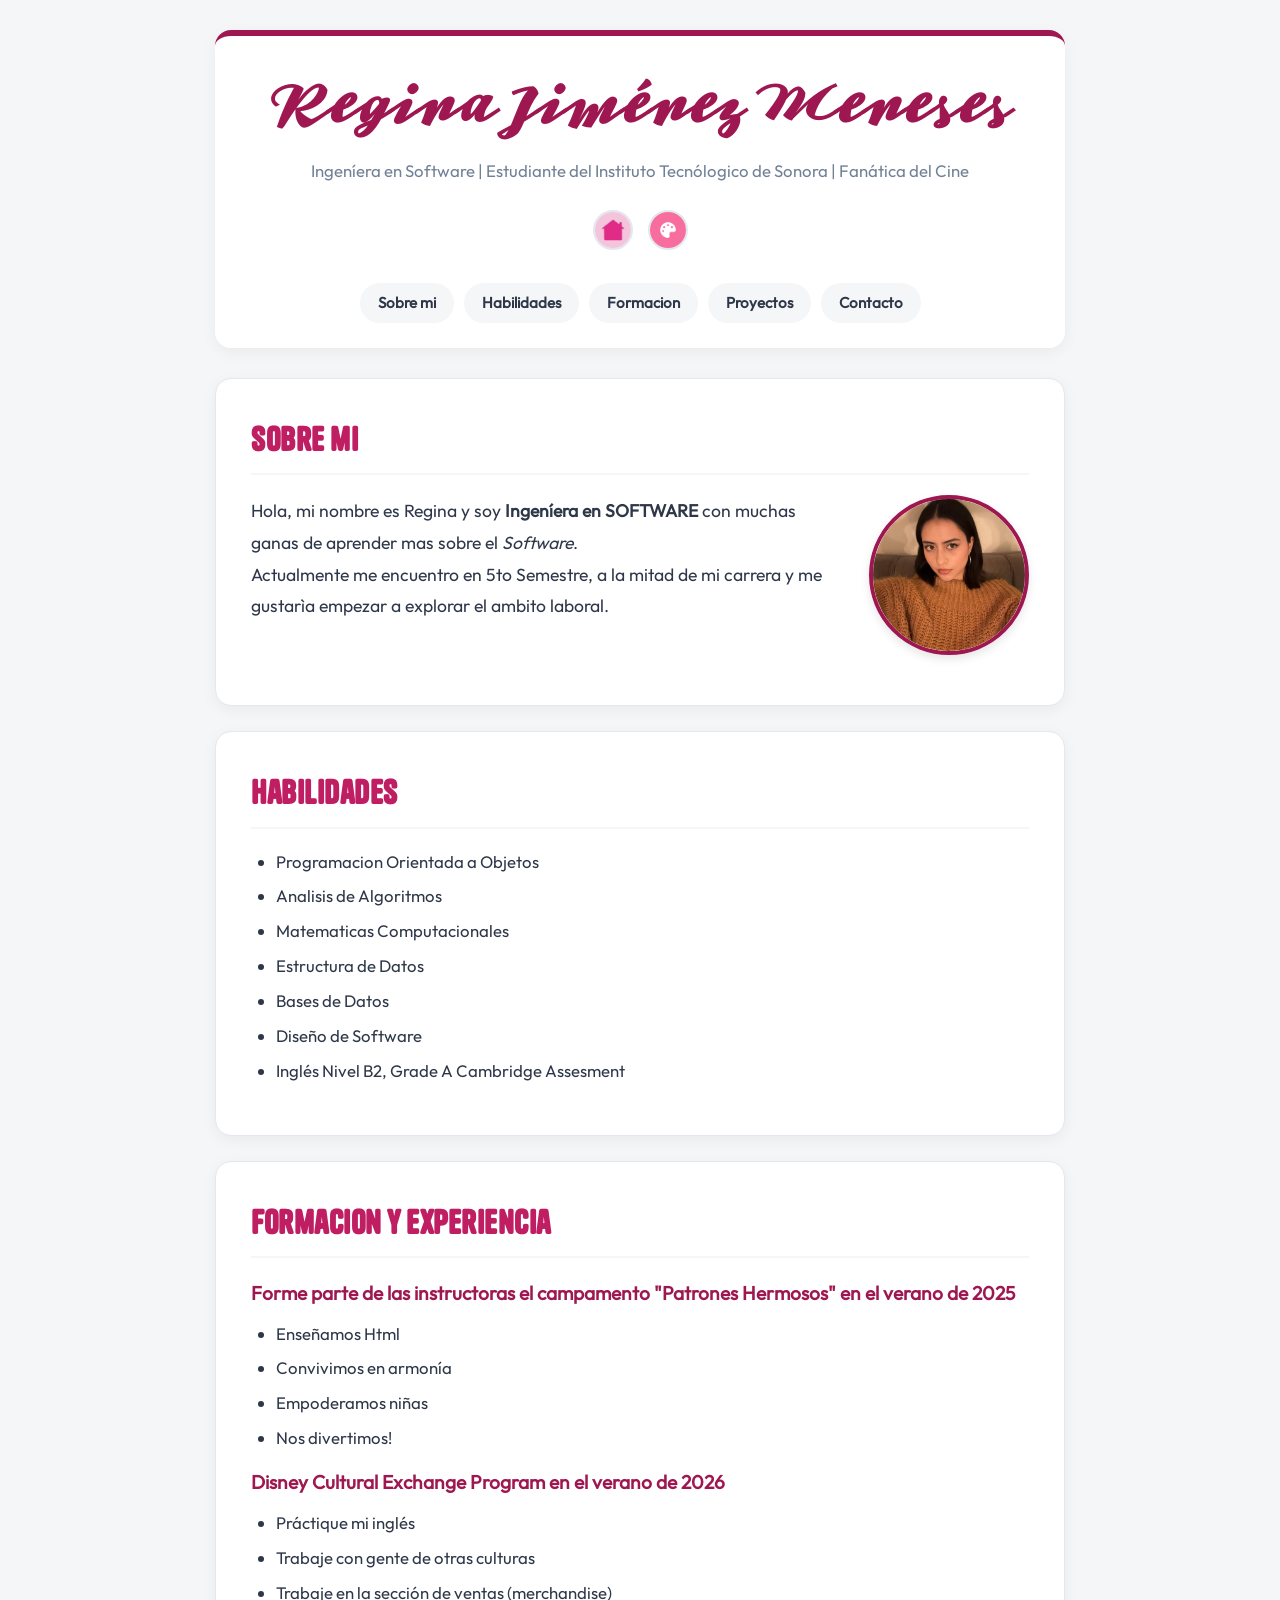
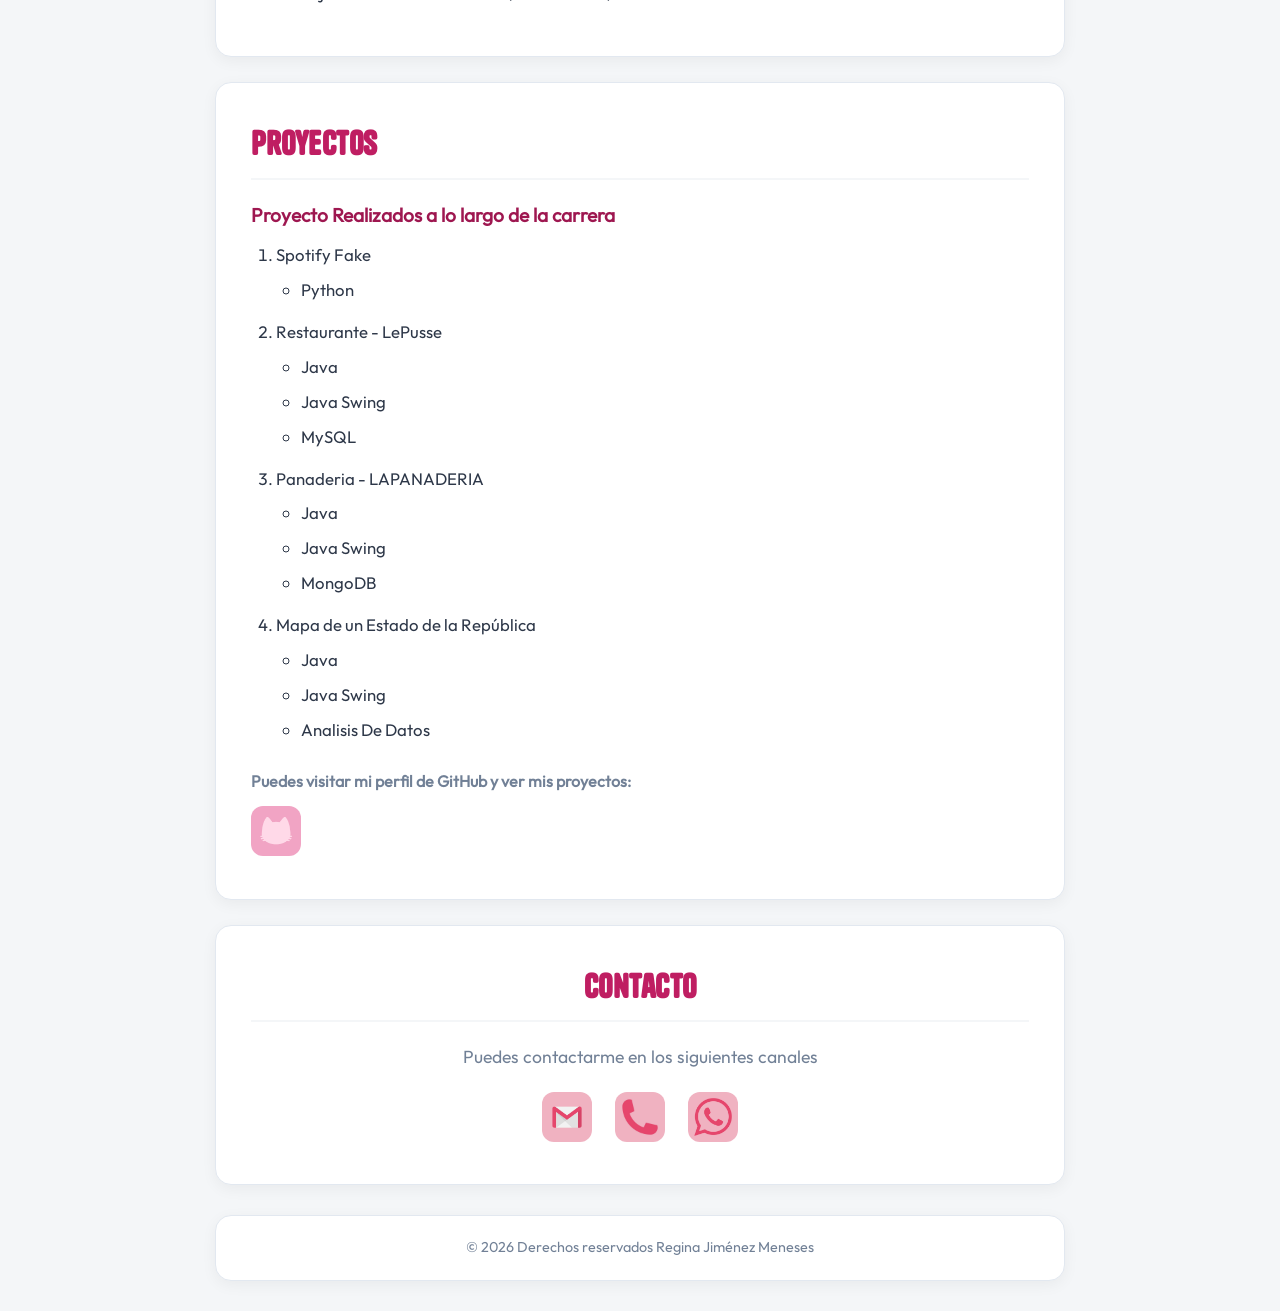
<file: Portafolio/Portafolio/src/main/resources/static/index.html>
<!DOCTYPE html>
<html lang="en">
<head>
    <meta charset="UTF-8">
    <title>Mi portafolio personal</title>
    <meta name="viewport" content="width=device-width, initial-scale=1.5">
    <meta name="description" content="Portafolio profesional de la Ingeniera Regina Jiménez">
    <meta name="keywords" content="portafolio, ingeniero en software">
    <meta name="author" content="Regina Jiménez Meneses">
    <meta name="robots" content="index, follow">
    <link rel="shortcut icon" href="imagenes/icon.jpg" type="image/x-icon">

    <link rel="stylesheet" href="css/style.css">
</head>
<body>
<header>
    <h1 id="nombre">Regina Jiménez Meneses</h1>
        <p id="descriptivos">Ingeníera en Software | Estudiante del Instituto Tecnólogico de Sonora | Fanática del Cine </p>
        <nav id="navegador">
            <a href="index.html"><img src="imagenes/home.jpg"></a>
            <a href="hobbies.html"><img src="imagenes/hobbies.jpg"></a>
        </nav>
    <nav id="secciones">
        <a href="#sobre-mi">Sobre mi</a>
        <a href="#habilidades">Habilidades</a>
        <a href="#formacion">Formacion</a>
        <a href="#proyectos">Proyectos</a>
        <a href="#contacto">Contacto</a>
    </nav>

</header>
<main>
    <section id="sobre-mi">
        <h2 class="seccion">Sobre mi</h2>
        <img id="foto-perfil" src="imagenes/foto.jpeg" alt="Foto de Eva la primera mujer del mundo" width="300">
        <p id="texto">Hola, mi nombre es Regina y soy <strong> Ingeníera en SOFTWARE</strong> con muchas ganas de aprender mas sobre el <em>Software</em>.</p>
        <p id="texto">Actualmente me encuentro en 5to Semestre, a la mitad de mi carrera y me gustarìa empezar a explorar el ambito laboral.</p>
    </section>
    <section id="habilidades">
        <h2 class="seccion">Habilidades</h2>
        <ul>
            <li>Programacion Orientada a Objetos</li>
            <li>Analisis de Algoritmos</li>
            <li>Matematicas Computacionales</li>
            <li>Estructura de Datos</li>
            <li>Bases de Datos</li>
            <li>Diseño de Software</li>
            <li>Inglés Nivel B2, Grade A Cambridge Assesment</li>

        </ul>
    </section>
    <section id="formacion">
        <h2 class="seccion">Formacion y experiencia</h2>
        <h3>Forme parte de las instructoras el campamento <strong>"Patrones Hermosos"</strong> en el verano de 2025</h3>
        <ul>
            <li>Enseñamos Html</li>
            <li>Convivimos en armonía</li>
            <li>Empoderamos niñas</li>
            <li>Nos divertimos!</li>
        </ul>

        <h3>Disney Cultural Exchange Program  en el verano de 2026</h3>
        <ul>
            <li>Práctique mi inglés</li>
            <li>Trabaje con gente de otras culturas</li>
            <li>Trabaje en la sección de ventas (merchandise)</li>
        </ul>

    </section>
    <section id="proyectos">
        <h2 class="seccion">Proyectos</h2>
        <h3>Proyecto Realizados a lo largo de la carrera</h3>
        <ol>
            <li>Spotify Fake</li>
            <ul>
                <li>Python</li>
            </ul>
            <li>Restaurante - LePusse</li>
            <ul>
                <li>Java</li>
                <li>Java Swing</li>
                <li>MySQL</li>
            </ul>
            <li>Panaderia - LAPANADERIA</li>
            <ul>
                <li>Java</li>
                <li>Java Swing</li>
                <li>MongoDB</li>
            </ul>
            <li>Mapa de un Estado de la República</li>
            <ul>
                <li>Java</li>
                <li>Java Swing</li>
                <li>Analisis De Datos</li>
            </ul>

        </ol>
         <h4> Puedes visitar mi perfil de GitHub y ver mis proyectos: </h4>
        <a href="https://github.com/regiiniita?tab=repositories" target="_blank"><img src="imagenes/githubPink.jpg"></a>
    </section>
    <section id="contacto">
        <h2 class="seccion">Contacto</h2>
        <p>Puedes contactarme en los siguientes canales</p>
        <a href="mailto:regina.jimenez262705@potros.itson.edu.mx"><img src="imagenes/correo.jpg"></a>
        <a href="tel:+526442491867"><img src="imagenes/telefono.jpg"></a>
        <a href="https://wa.me/526442491867"> <img src="imagenes/whatsapp.jpg"></a>
    </section>
</main>
<footer>
    <p>&copy; 2026 Derechos reservados Regina Jiménez Meneses</p>
</footer>

</body>
</html>
</file>
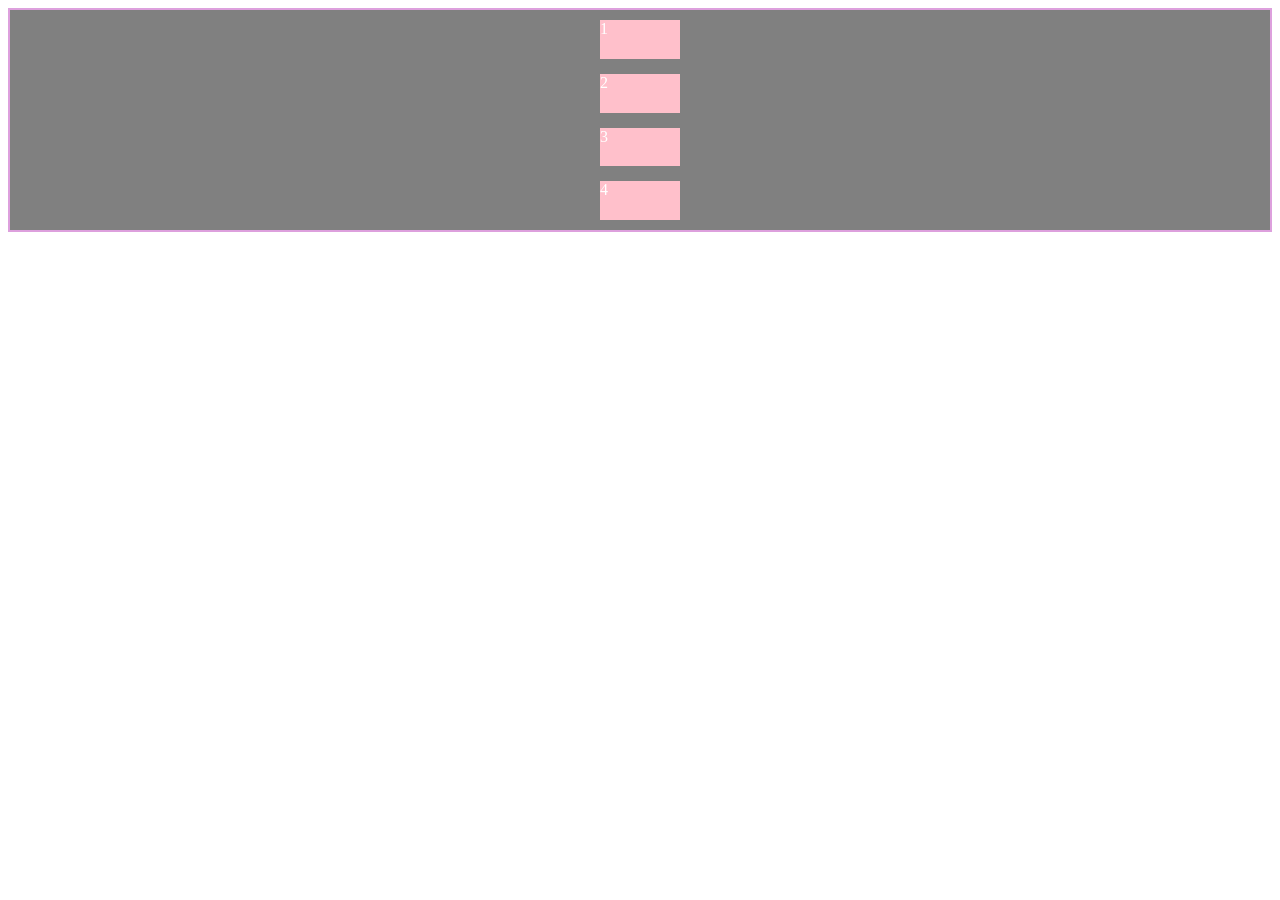
<file: Portafolio/Portafolio/src/main/resources/static/flexbox.html>
<!DOCTYPE html>
<html lang="en">
<head>
    <meta charset="UTF-8">
    <title>Trabajando la caja flexible</title>
    <style>
        /*.contenedor{
            border:2px solid plum;
            padding:10px;
            background:grey;
            display:flex;
            gap:15px;
            justify-content: center;
        }*/

        .contenedor{
            border:2px solid plum;
            padding:10px;
            background:grey;
            display:flex;
            gap:15px;
            justify-content: center;
            align-items: center;
            height:200px;
            flex-direction: column;
        }
        .caja{
            width: 80px;
            height:60px ;
            background: pink;
            color: white;
            flex: 1;
        }
    </style>
</head>
<body>
    <div class="contenedor">
        <div class="caja">1</div>
        <div class="caja">2</div>
        <div class="caja">3</div>
        <div class="caja">4</div>
    </div>
</body>
</html>
</file>
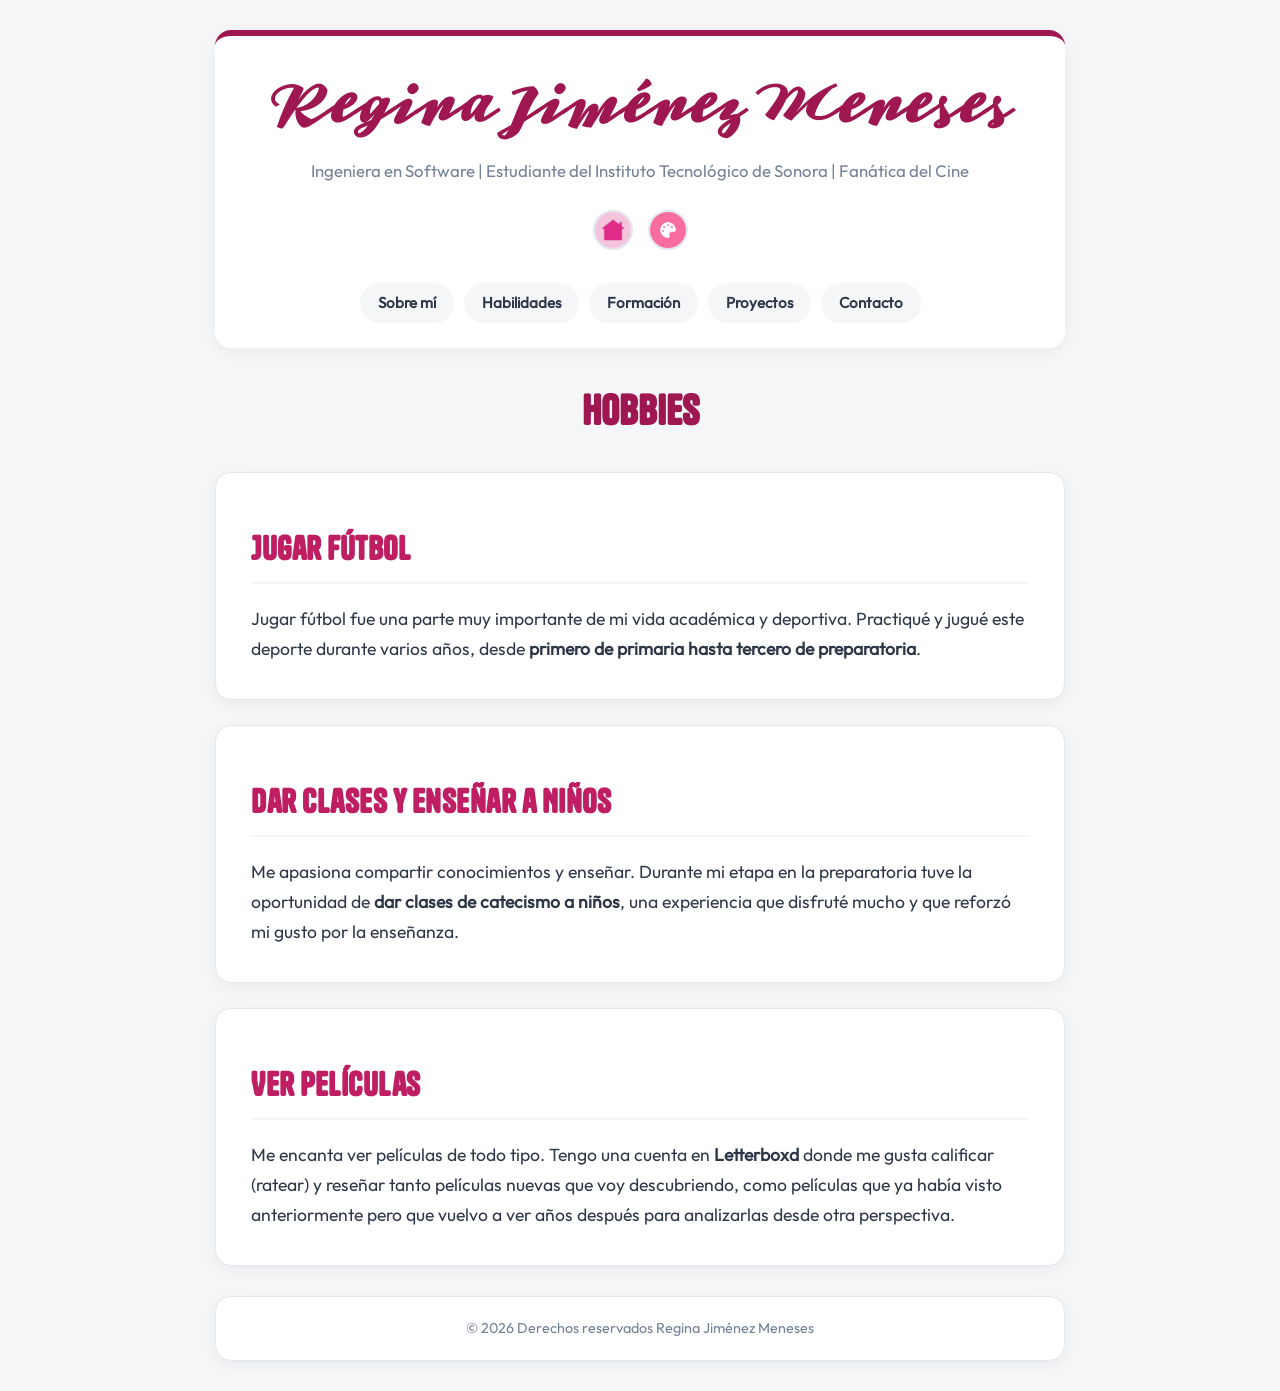
<file: Portafolio/Portafolio/src/main/resources/static/hobbies.html>
<!DOCTYPE html>
<html lang="es">
<head>
  <meta charset="UTF-8">
  <title>Hobbies | Regina Jiménez</title>
  <meta name="viewport" content="width=device-width, initial-scale=1.0">
  <meta name="description" content="Hobbies e intereses personales de Regina Jiménez">
  <meta name="author" content="Regina Jiménez Meneses">
  <link rel="shortcut icon" href="imagenes/icon.jpg" type="image/x-icon">

  <link rel="stylesheet" href="css/style.css">
</head>
<body>

<header>
  <h1 id="nombre">Regina Jiménez Meneses</h1>
  <p id="descriptivos">Ingeniera en Software | Estudiante del Instituto Tecnológico de Sonora | Fanática del Cine</p>

  <nav id="navegador">
    <a href="index.html"><img src="imagenes/home.jpg" alt="Inicio"></a>
    <a href="hobbies.html"><img src="imagenes/hobbies.jpg" alt="Hobbies"></a>
  </nav>

  <nav id="secciones">
    <a href="index.html#sobre-mi">Sobre mí</a>
    <a href="index.html#habilidades">Habilidades</a>
    <a href="index.html#formacion">Formación</a>
    <a href="index.html#proyectos">Proyectos</a>
    <a href="index.html#contacto">Contacto</a>
  </nav>
</header>

<main>
  <h2 class="titulo-pagina">Hobbies</h2>

  <section>
    <h3 class="seccion">Jugar Fútbol</h3>
    <p>Jugar fútbol fue una parte muy importante de mi vida académica y deportiva. Practiqué y jugué este deporte durante varios años, desde <strong>primero de primaria hasta tercero de preparatoria</strong>.</p>
  </section>

  <section>
    <h3 class="seccion">Dar Clases y Enseñar a Niños</h3>
    <p>Me apasiona compartir conocimientos y enseñar. Durante mi etapa en la preparatoria tuve la oportunidad de <strong>dar clases de catecismo a niños</strong>, una experiencia que disfruté mucho y que reforzó mi gusto por la enseñanza.</p>
  </section>

  <section>
    <h3 class="seccion">Ver Películas</h3>
    <p>Me encanta ver películas de todo tipo. Tengo una cuenta en <strong>Letterboxd</strong> donde me gusta calificar (ratear) y reseñar tanto películas nuevas que voy descubriendo, como películas que ya había visto anteriormente pero que vuelvo a ver años después para analizarlas desde otra perspectiva.</p>
  </section>
</main>

<footer>
  <p>&copy; 2026 Derechos reservados Regina Jiménez Meneses</p>
</footer>

</body>
</html>
</file>
<file: Portafolio/Portafolio/src/main/resources/static/css/style.css>
@import url('tanker.css');
@import url('rosaline.css');
@import url('outfit.css');

:root {
    --primary-color: #9E1750;
    --accent-color: #BF1E62;
    --accent-hover: #9E1750;
    --bg-body: #F4F6F8;
    --card-bg: #FFFFFF;
    --text-main: #2D3748;
    --text-muted: #718096;
    --border-color: #E2E8F0;

    --font-title: 'Rosaline-Regular', 'Georgia', serif;
    --font-subtitle: 'Tanker-Regular', 'Impact', sans-serif;
    --font-body: 'Outfit-Regular', 'Outfit-Thin', sans-serif;

    --border-radius: 16px;
    --box-shadow: 0 4px 15px rgba(0, 0, 0, 0.05);
    --transition: all 0.3s ease;
    --max-width: 850px;
}


* {
    box-sizing: border-box;
    margin: 0;
    padding: 0;
}

body {
    background-color: var(--bg-body);
    color: var(--text-main);
    font-family: var(--font-body);
    line-height: 1.6;
    padding: 30px 15px;
}

header {
    max-width: var(--max-width);
    margin: 0 auto 30px auto;
    background-color: var(--card-bg);
    padding: 40px 25px 25px 25px;
    border-radius: var(--border-radius);
    box-shadow: var(--box-shadow);
    text-align: center;
    border-top: 6px solid var(--primary-color);
}

#nombre {
    font-family: var(--font-title);
    color: var(--primary-color);
    font-size: clamp(2.5rem, 5vw, 4rem);
    line-height: 1.1;
    margin-bottom: 12px;
}

#descriptivos {
    font-family: var(--font-body);
    color: var(--text-muted);
    font-size: 1.05rem;
    font-weight: 500;
    margin-bottom: 25px;
}

#navegador {
    display: flex;
    justify-content: center;
    gap: 15px;
    margin-bottom: 25px;
}

#navegador img {
    width: 40px;
    height: 40px;
    border-radius: 50%;
    object-fit: cover;
    transition: var(--transition);
    border: 2px solid var(--border-color);
}

#navegador img:hover {
    transform: translateY(-3px);
    border-color: var(--accent-color);
}

#secciones {
    display: flex;
    justify-content: center;
    flex-wrap: wrap;
    gap: 10px;
}

#secciones a {
    font-family: var(--font-body);
    color: var(--text-main);
    text-decoration: none;
    font-size: 0.95rem;
    font-weight: 600;
    padding: 8px 18px;
    border-radius: 20px;
    background-color: var(--bg-body);
    transition: var(--transition);
}

#secciones a:hover {
    background-color: var(--accent-color);
    color: #FFFFFF;
}


main {
    max-width: var(--max-width);
    margin: 0 auto;
    display: flex;
    flex-direction: column;
    gap: 25px;
}

.titulo-pagina {
    font-family: var(--font-subtitle);
    color: var(--primary-color);
    font-size: 2.5rem;
    text-align: center;
    margin-bottom: 5px;
}


main section {
    background-color: var(--card-bg);
    padding: 35px;
    border-radius: var(--border-radius);
    box-shadow: var(--box-shadow);
    border: 1px solid var(--border-color);
}

.seccion {
    font-family: var(--font-subtitle);
    color: var(--accent-color);
    font-size: 2rem;
    margin-bottom: 20px;
    border-bottom: 2px solid var(--bg-body);
    padding-bottom: 8px;
    letter-spacing: 0.5px;
}

main section h3 {
    color: var(--primary-color);
    font-size: 1.2rem;
    margin-top: 15px;
    margin-bottom: 12px;
}

main section p {
    font-size: 1.1rem;
    color: var(--text-main);
    line-height: 1.7;
}

main ul, main ol {
    padding-left: 25px;
    margin-bottom: 15px;
}

main li {
    margin-bottom: 8px;
    color: var(--text-main);
    font-size: 1.05rem;
}

main ol ul {
    list-style-type: circle;
    margin-top: 5px;
    margin-bottom: 15px;
    color: var(--text-muted);
}


#sobre-mi {
    display: flow-root;
}

#foto-perfil {
    float: right;
    width: 160px;
    height: 160px;
    object-fit: cover;
    border-radius: 50%;
    border: 4px solid var(--primary-color);
    margin-left: 25px;
    margin-bottom: 15px;
    box-shadow: 0 4px 10px rgba(0, 0, 0, 0.1);
}

#texto {
    font-size: 1.1rem;
    line-height: 1.8;
}

#proyectos h4 {
    margin-top: 25px;
    margin-bottom: 12px;
    color: var(--text-muted);
    font-size: 1rem;
}

#proyectos a img,
#contacto img {
    width: 50px;
    height: 50px;
    object-fit: contain;
    border-radius: 12px;
    transition: var(--transition);
}

#proyectos a img:hover,
#contacto img:hover {
    transform: translateY(-4px);
    filter: drop-shadow(0 4px 6px rgba(0, 0, 0, 0.15));
}

#contacto {
    text-align: center;
}

#contacto p {
    margin-bottom: 20px;
    font-size: 1.1rem;
    color: var(--text-muted);
}

#contacto a {
    display: inline-block;
    margin: 0 10px;
}

footer {
    max-width: var(--max-width);
    margin: 30px auto 0 auto;
    text-align: center;
    padding: 20px;
    background-color: var(--card-bg);
    border-radius: var(--border-radius);
    color: var(--text-muted);
    font-size: 0.9rem;
    box-shadow: var(--box-shadow);
    border: 1px solid var(--border-color);
}
</file>
